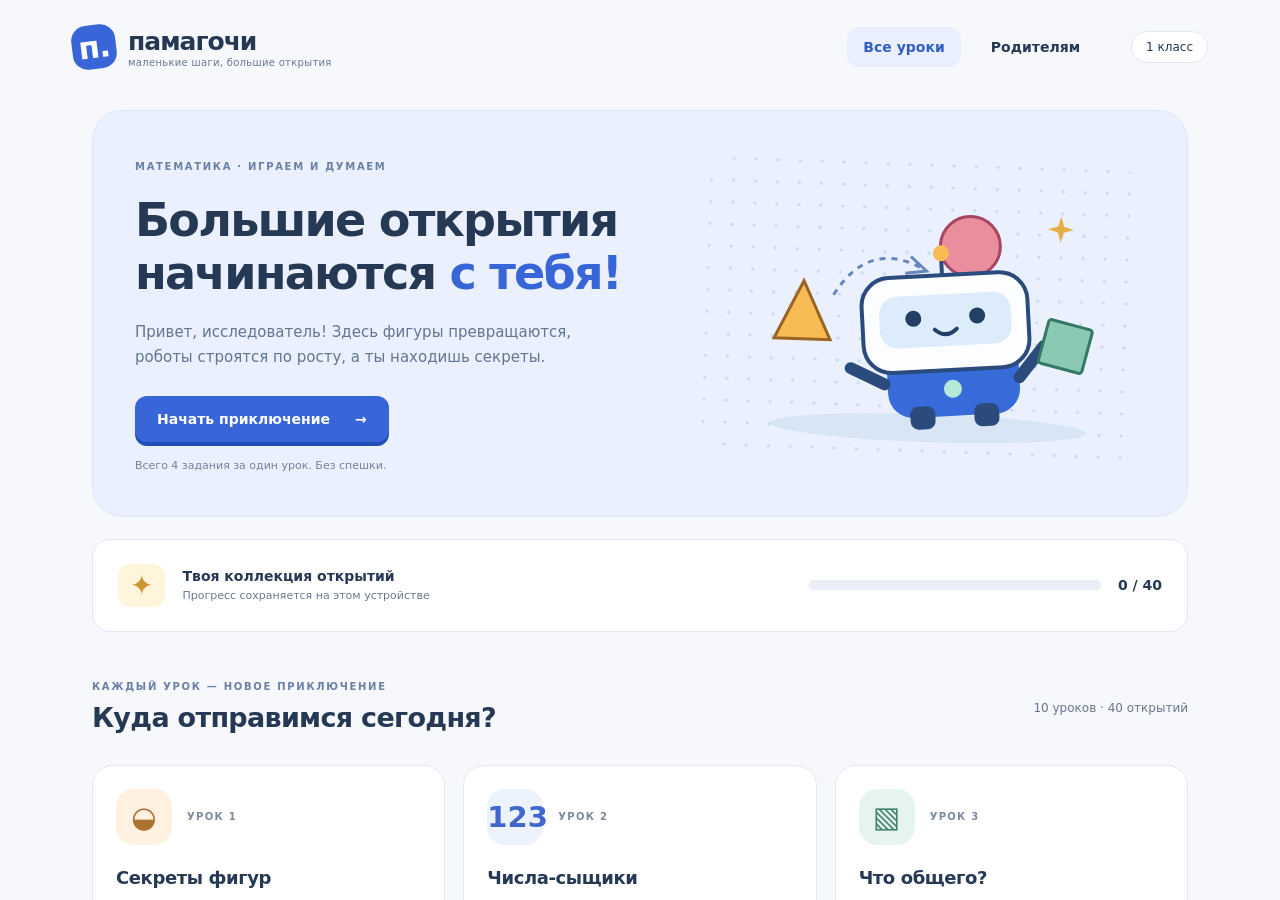
<file: index.html>
<!doctype html><html lang="ru"><head><meta charset="utf-8"><meta name="viewport" content="width=device-width,initial-scale=1"><meta http-equiv="refresh" content="0;url=pamagochi_school_site/index.html"><title>Памагочи · Математика</title></head><body><a href="pamagochi_school_site/index.html">Открыть Памагочи</a></body></html>
</file>
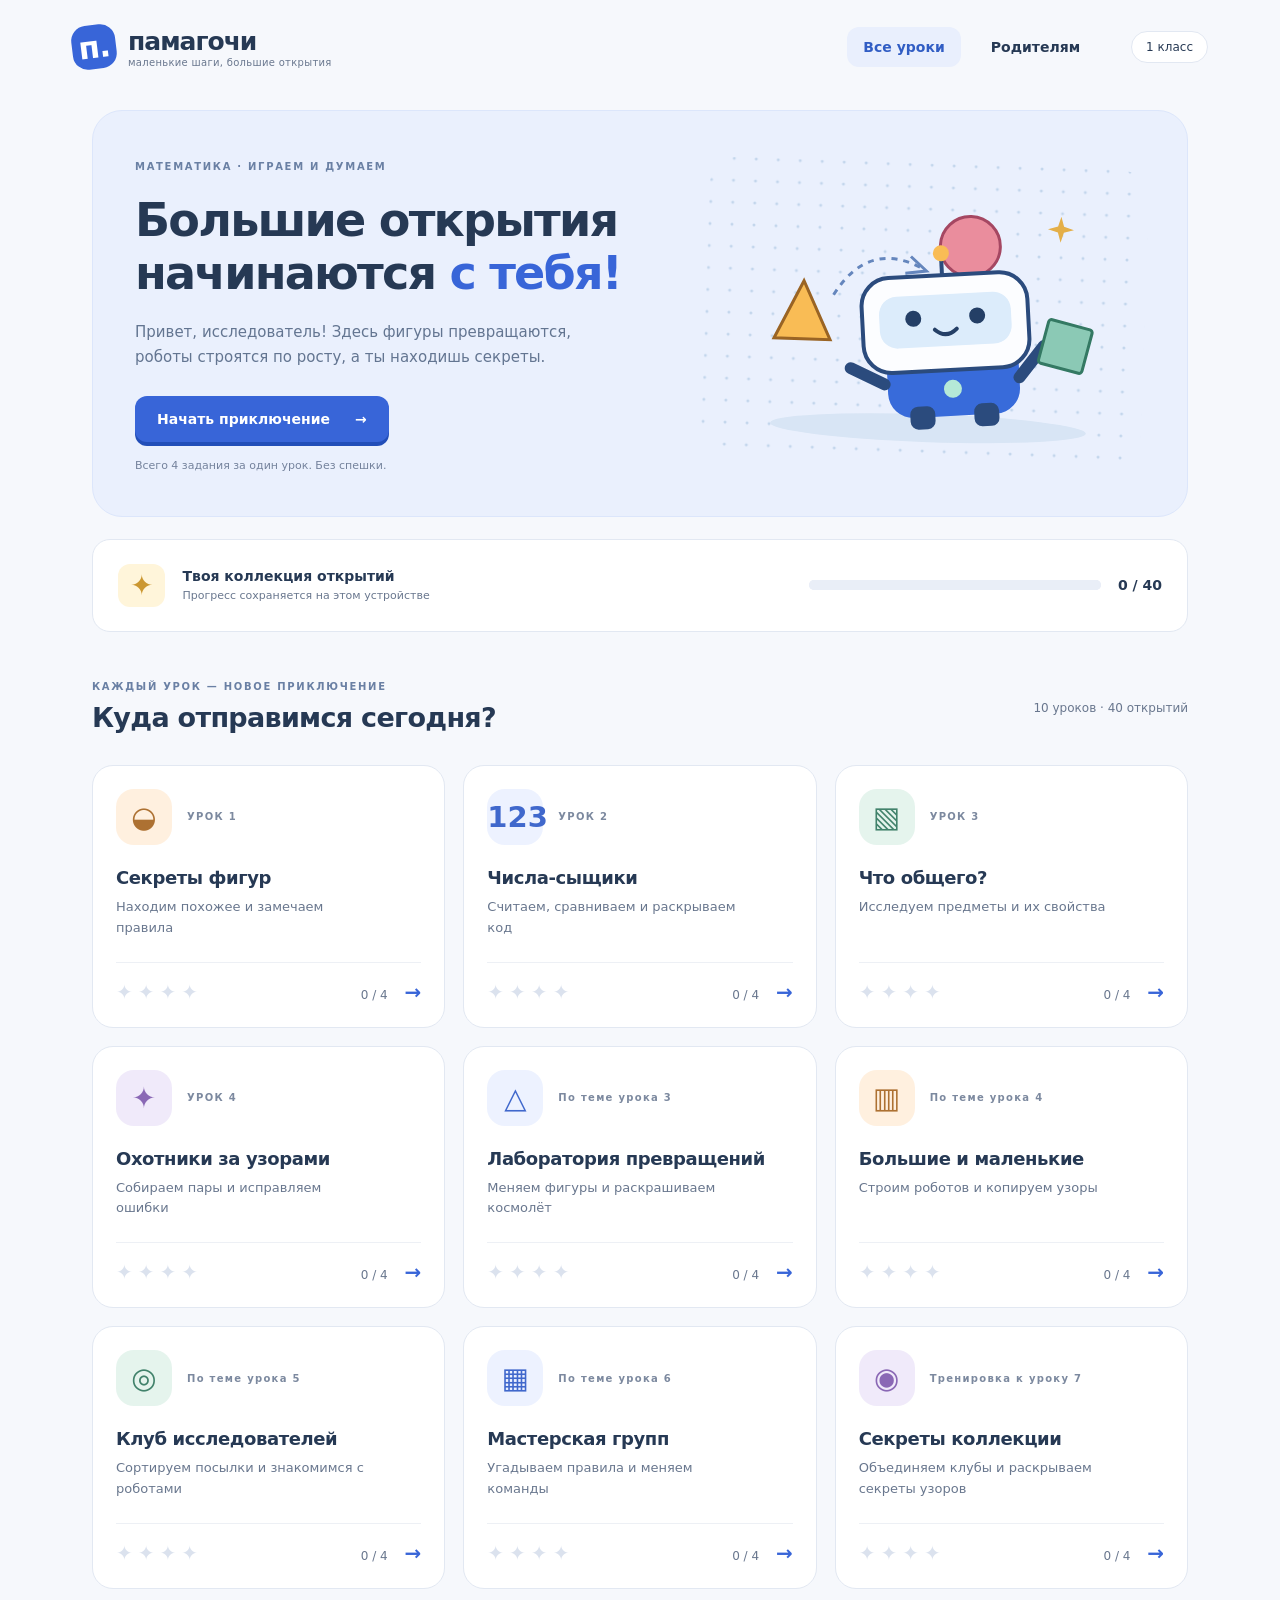
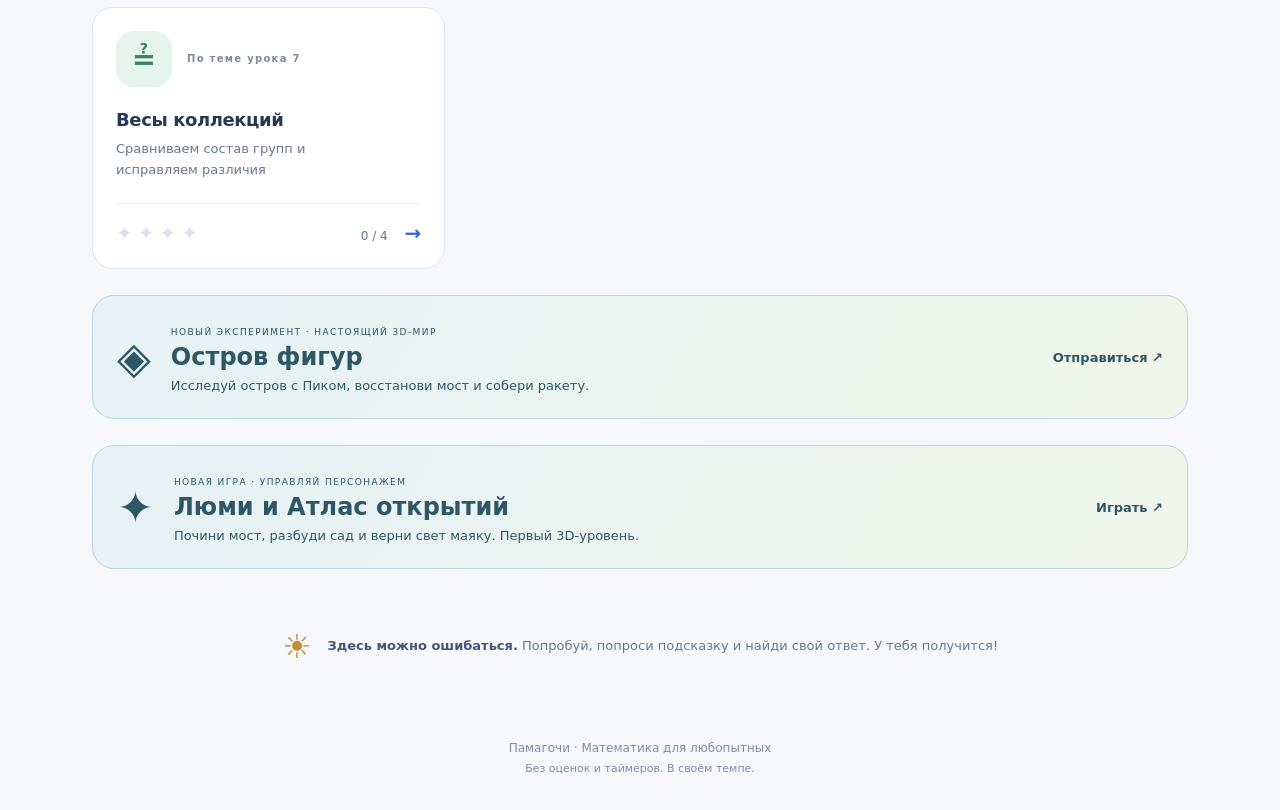
<file: pamagochi_school_site/index.html>
<!doctype html>
<html lang="ru"><head><meta charset="utf-8"><meta name="viewport" content="width=device-width,initial-scale=1"><meta name="theme-color" content="#f6f8fc"><title>Памагочи · Математика с открытиями</title><link rel="stylesheet" href="assets/app.css"><script src="assets/lessons.js" defer></script><script src="assets/lessons/foundations.js" defer></script><script src="assets/lessons/laboratory.js" defer></script><script src="assets/lessons/collections.js" defer></script><script src="assets/app.js" defer></script></head>
<body>
<a class="skip" href="#main">К занятиям</a>
<header class="site-header"><a class="brand" href="#home"><span class="brand-symbol">п.</span><span>памагочи<small>маленькие шаги, большие открытия</small></span></a><nav aria-label="Главная навигация"><a href="#home" id="home-link">Все уроки</a><button id="parent-open">Родителям</button></nav><span class="grade">1 класс</span></header>
<main id="main" tabindex="-1">
<section id="home">
<div class="hero"><div><span class="eyebrow">МАТЕМАТИКА · ИГРАЕМ И ДУМАЕМ</span><h1>Большие открытия<br>начинаются <em>с тебя!</em></h1><p>Привет, исследователь! Здесь фигуры превращаются,<br class="desktop"> роботы строятся по росту, а ты находишь секреты.</p><a class="primary" id="continue" href="#lesson/shapes">Начать приключение <span>→</span></a><span class="pace">Всего 4 задания за один урок. Без спешки.</span></div><img src="assets/mascot.svg" alt="Дружелюбный робот исследует фигуры" width="440" height="300"></div>
<section class="progress-panel" aria-label="Общий прогресс"><span class="star">✦</span><div><strong id="total-label">Твоя коллекция открытий</strong><small id="storage-note">Прогресс сохраняется на этом устройстве</small></div><progress id="total-progress" value="0" max="40" aria-label="Решено заданий"></progress><b id="total-count">0 / 40</b></section>
<div class="section-heading"><div><span class="eyebrow">КАЖДЫЙ УРОК — НОВОЕ ПРИКЛЮЧЕНИЕ</span><h2>Куда отправимся сегодня?</h2></div><span id="catalog-count"></span></div>
<div id="lesson-grid" class="lesson-grid"></div>
<a href="island.html" class="island-invitation"><span class="island-invitation-icon">◈</span><span><small>НОВЫЙ ЭКСПЕРИМЕНТ · НАСТОЯЩИЙ 3D-МИР</small><strong>Остров фигур</strong><span>Исследуй остров с Пиком, восстанови мост и собери ракету.</span></span><b>Отправиться ↗</b></a>
<a href="atlas.html" class="island-invitation"><span class="island-invitation-icon">✦</span><span><small>НОВАЯ ИГРА · УПРАВЛЯЙ ПЕРСОНАЖЕМ</small><strong>Люми и Атлас открытий</strong><span>Почини мост, разбуди сад и верни свет маяку. Первый 3D-уровень.</span></span><b>Играть ↗</b></a>
<div class="gentle-note"><span>☀</span><p><strong>Здесь можно ошибаться.</strong> Попробуй, попроси подсказку и найди свой ответ. У тебя получится!</p></div>
</section>
<section id="study" hidden>
<div class="breadcrumbs"><a href="#home">← Все уроки</a><span id="lesson-position"></span><button class="text-button" id="reset-open">Начать урок заново</button></div>
<div class="study-heading"><span id="lesson-icon" class="lesson-icon"></span><div><span class="eyebrow" id="lesson-skill"></span><h1 id="lesson-name" tabindex="-1"></h1><p id="lesson-description"></p></div><span id="lesson-score"></span></div>
<nav id="task-nav" aria-label="Задания урока"></nav>
<div id="foundations" class="engine" hidden></div><div id="laboratory" class="engine" hidden></div><div id="collections" class="engine" hidden></div>
<section class="lesson-complete" id="lesson-complete" hidden aria-live="polite"><span>✦ ✦ ✦ ✦</span><h2>Урок пройден. Вот это открытие!</h2><p>Можно отдохнуть или отправиться в следующее приключение.</p></section>
<nav class="lesson-navigation" aria-label="Переход между уроками"><a id="previous" class="secondary"></a><a href="#home">К карте уроков</a><a id="next-lesson" class="primary"></a></nav>
</section>
</main>
<footer>Памагочи · Математика для любопытных<br><span>Без оценок и таймеров. В своём темпе.</span></footer>
<dialog id="parent-dialog"><h2>Маленький урок — большой шаг</h2><p>В каждом уроке 4 задания. Можно выбирать любой урок, возвращаться к ответам и пользоваться подсказками. За каждое решённое задание ребёнок получает одно открытие.</p><p>Ответы и прогресс хранятся только в этом браузере. Они не передаются на сервер и не синхронизируются между устройствами.</p><p>Новые уроки создаём по темам ваших фотографий: оригинальные примеры, понятные действия и проверка каждого шага. Фотографии передавайте в чат, не на сайт.</p><button class="primary" id="parent-close">Всё понятно</button></dialog>
<dialog id="reset-dialog"><h2>Попробовать этот урок с начала?</h2><p>Ответы и открытия только этого урока будут сброшены. Другие уроки останутся как есть.</p><div class="dialog-actions"><button class="secondary" id="reset-cancel">Не сбрасывать</button><button class="primary" id="reset-confirm">Начать заново</button></div></dialog>
<noscript>Чтобы решать интерактивные задания, включите JavaScript в браузере.</noscript>
</body></html>
</file>
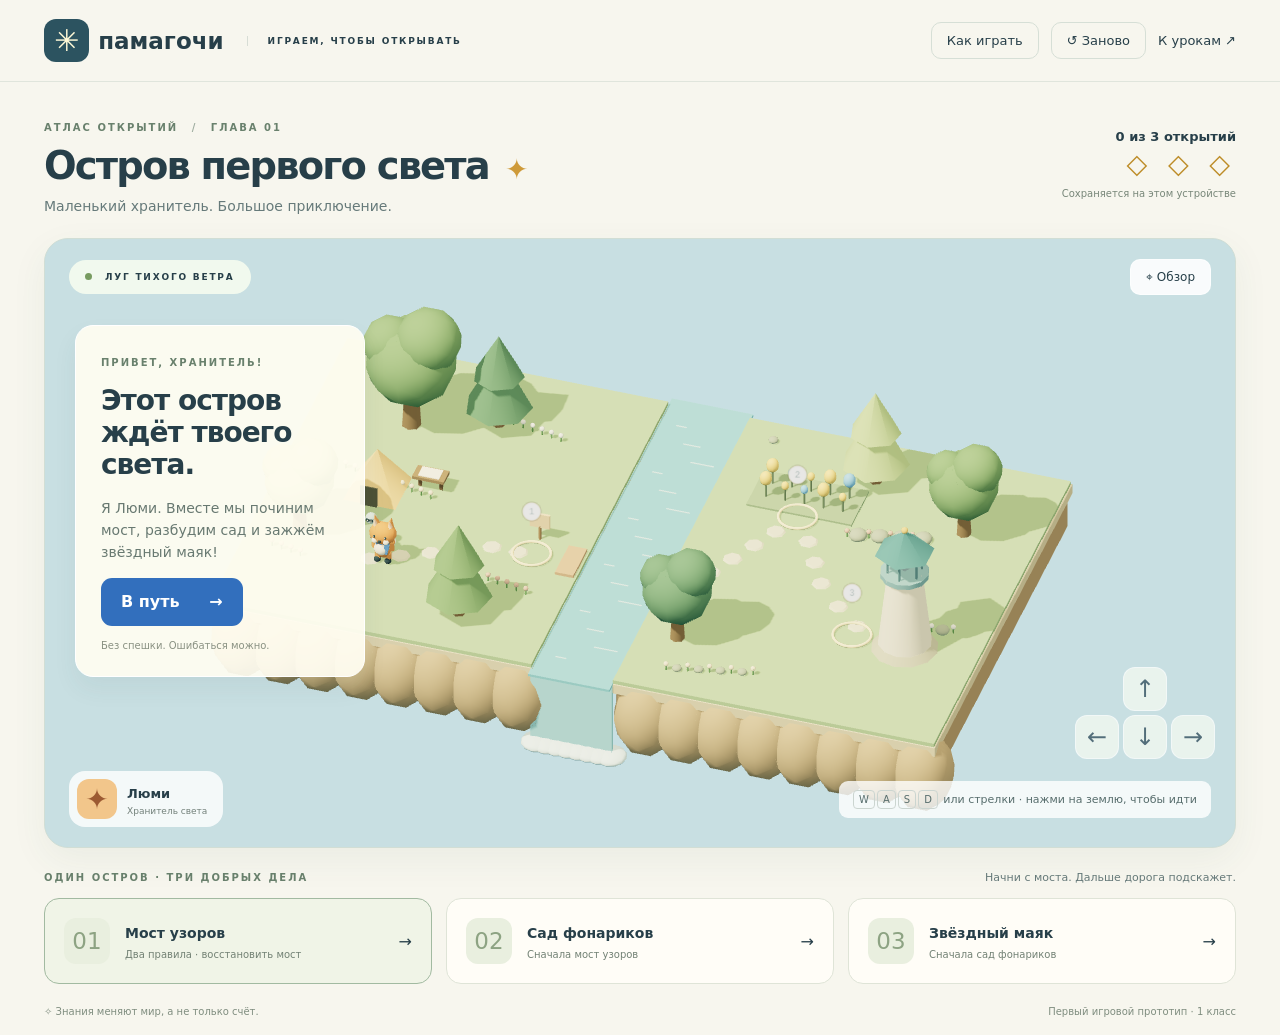
<file: pamagochi_school_site/atlas.html>
<!doctype html>
<html lang="ru"><head><meta charset="utf-8"><meta name="viewport" content="width=device-width,initial-scale=1"><meta name="theme-color" content="#f5f3e9"><title>Люми и Атлас открытий · Памагочи</title><link rel="icon" href="assets/mascot.svg"><link rel="stylesheet" href="assets/atlas/game.css"><script type="importmap">{"imports":{"three":"./assets/island/vendor/three.module.js"}}</script><script type="module" src="assets/atlas/game.js"></script></head>
<body>
<header><a class="brand" href="index.html"><span class="brand-icon">✳</span> памагочи <small>ИГРАЕМ, ЧТОБЫ ОТКРЫВАТЬ</small></a><div class="header-actions"><button id="help">Как играть</button><button id="reset" aria-label="Начать уровень заново">↺ <span>Заново</span></button><a href="index.html">К урокам ↗</a></div></header>
<main>
<div class="title-row"><div><p class="eyebrow">АТЛАС ОТКРЫТИЙ <span> / </span> ГЛАВА 01</p><h1>Остров первого света<span>✦</span></h1><p>Маленький хранитель. Большое приключение.</p></div><div class="progress"><span id="progress-text">0 из 3 открытий</span><div id="stars" aria-hidden="true">◇ ◇ ◇</div><small id="save-note">Сохраняется на этом устройстве</small></div></div>
<section class="game-shell" aria-label="Игровой мир">
<div id="world" tabindex="0" aria-label="3D-мир. Управление стрелками или WASD. E — взаимодействовать. Также можно нажать на землю."></div>
<div class="world-top"><span class="chapter"><i></i> ЛУГ ТИХОГО ВЕТРА</span><button id="camera" aria-label="Переключить обзор и камеру за героем">⌖ Обзор</button></div>
<div id="welcome" class="welcome"><span class="eyebrow">ПРИВЕТ, ХРАНИТЕЛЬ!</span><h2>Этот остров<br>ждёт твоего света.</h2><p>Я Люми. Вместе мы починим мост, разбудим сад и зажжём звёздный маяк!</p><button class="primary" id="start" disabled>В путь <span>→</span></button><small>Без спешки. Ошибаться можно.</small></div>
<div id="loading" role="status">Проявляем остров…</div>
<div id="objective" class="objective" hidden><span class="objective-icon">✧</span><div><small>ТВОЯ МИССИЯ</small><b id="objective-text">Найди мост узоров</b></div></div>
<div id="nearby" class="nearby" hidden><button id="interact" class="primary">Исследовать <kbd>E</kbd></button></div>
<div class="world-bottom"><span class="player-name"><span class="avatar">✦</span><span><b>Люми</b><small>Хранитель света</small></span></span><span class="desktop-hint"><kbd>W</kbd><kbd>A</kbd><kbd>S</kbd><kbd>D</kbd> или стрелки · нажми на землю, чтобы идти</span></div>
<div class="dpad" aria-label="Управление персонажем"><button data-dir="up" aria-label="Идти вперёд">↑</button><button data-dir="left" aria-label="Идти влево">←</button><button data-dir="down" aria-label="Идти назад">↓</button><button data-dir="right" aria-label="Идти вправо">→</button></div>
</section>
<div class="journey-heading"><span class="eyebrow">ОДИН ОСТРОВ · ТРИ ДОБРЫХ ДЕЛА</span><span id="travel-status" role="status">Начни с моста. Дальше дорога подскажет.</span></div>
<nav class="missions" aria-label="Миссии острова"></nav>
<footer><span>✧ Знания меняют мир, а не только счёт.</span><span>Первый игровой прототип · 1 класс</span></footer>
</main>
<dialog id="puzzle" aria-labelledby="puzzle-title"><div class="dialog-head"><span id="puzzle-label" class="eyebrow"></span><button id="puzzle-close" aria-label="Вернуться в мир">✕</button></div><div class="guide"><span>✳</span><p>Пик · твой помощник<br><b>Попробуем разобраться вместе?</b></p></div><h2 id="puzzle-title"></h2><p id="puzzle-description"></p><div id="answer-ui"></div><div class="puzzle-actions"><button id="check" class="primary">Проверить →</button><button id="hint-button" class="secondary" aria-expanded="false" aria-controls="hint">Подсказка</button></div><p id="hint" class="hint" hidden></p><p id="feedback" role="status" aria-live="polite"></p><button id="return-world" class="primary" hidden>Посмотреть, что изменилось →</button></dialog>
<dialog id="help-dialog"><span class="eyebrow">ЛЮМИ И АТЛАС ОТКРЫТИЙ</span><h2>Ты управляешь хранителем!</h2><p>Иди стрелками, WASD или экранными кнопками. Можно нажать на землю — Люми сам найдёт дорогу.</p><p>Кнопка миссии тоже прокладывает путь. Подойди к светящемуся кругу и нажми «Исследовать» или E.</p><p>Решай без спешки. Подсказки бесплатные, за ошибки ничего не теряется. Нажми «Обзор», чтобы увидеть весь остров.</p><button class="primary" data-close="help-dialog">Всё понятно</button></dialog>
<dialog id="reset-dialog"><h2>Начать этот остров заново?</h2><p>Сбросятся только миссии Атласа. Учебник и прежний 3D-остров не изменятся.</p><button class="secondary" data-close="reset-dialog">Продолжить игру</button><button class="primary" id="reset-confirm">Начать заново</button></dialog>
<dialog id="victory"><span class="eyebrow">ГЛАВА 01 ЗАВЕРШЕНА</span><div class="victory-icon">✦</div><h2>Первый свет — твой!</h2><p>Ты восстановил мост, оживил сад и зажёг маяк. На карте снова появился целый остров!</p><p>Выбери цвет шарфа Люми на память об экспедиции.</p><div class="scarf-choices"><button data-scarf="blue">Синий</button><button data-scarf="purple">Сиреневый</button><button data-scarf="green">Зелёный</button></div><button class="primary" data-close="victory">Ещё погулять</button><p class="muted">Другие острова пока в замысле. Сейчас хороший момент отдохнуть.</p></dialog>
<noscript>Для игры включите JavaScript. <a href="index.html">Вернуться к урокам</a></noscript>
</body></html>
</file>
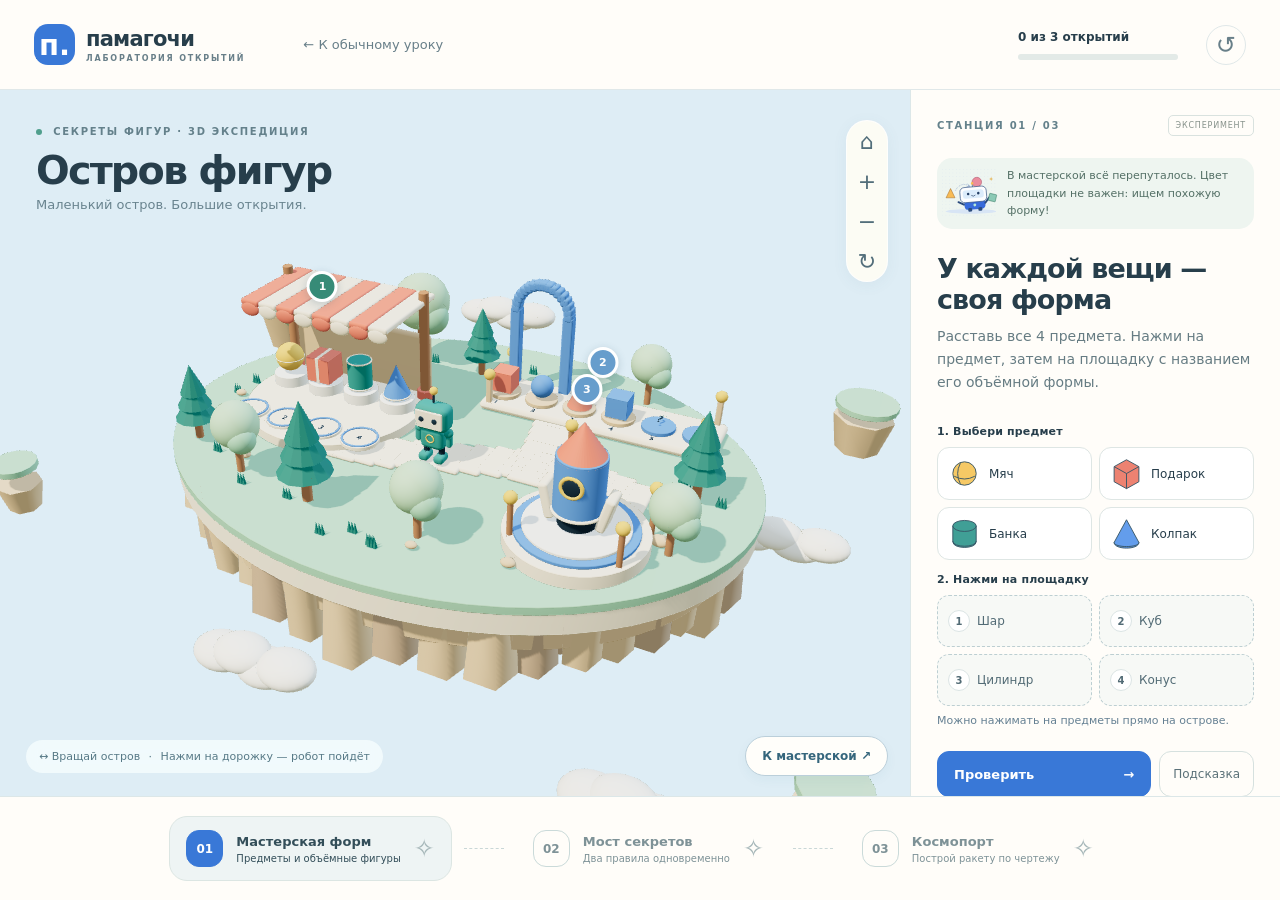
<file: pamagochi_school_site/island.html>
<!doctype html>
<html lang="ru">
<head>
<meta charset="utf-8"><meta name="viewport" content="width=device-width,initial-scale=1">
<meta name="theme-color" content="#edf5f7"><title>Остров фигур · 3D-урок Памагочи</title>
<link rel="icon" href="assets/mascot.svg" type="image/svg+xml">
<link rel="stylesheet" href="assets/island/island.css">
<script type="importmap">{"imports":{"three":"./assets/island/vendor/three.module.js"}}</script>
<script src="assets/island/lesson.js" type="module"></script>
</head>
<body>
<header class="topbar">
<a class="brand" href="index.html#home" aria-label="Памагочи — все уроки"><span class="brand-mark">п.</span><b>памагочи<span>ЛАБОРАТОРИЯ ОТКРЫТИЙ</span></b></a>
<a href="index.html#lesson/shapes" class="back">← К обычному уроку</a>
<div class="progress-wrap"><span id="star-count">0 из 3 открытий</span><progress id="progress" max="3" value="0" aria-label="Прогресс 3D-урока"></progress></div>
<button id="reset" class="icon-button" aria-label="Начать 3D-урок заново" title="Начать заново">↺</button>
</header>
<main class="adventure">
<section class="world" aria-label="Интерактивный трёхмерный остров">
<div id="viewport" tabindex="0" aria-label="3D-остров. Вращай мышью или пальцем. Нажми на дорожку, чтобы переместить робота. Все действия также доступны кнопками справа."></div>
<div class="world-heading"><span class="eyebrow"><i></i> СЕКРЕТЫ ФИГУР · 3D ЭКСПЕДИЦИЯ</span><h1>Остров фигур</h1><p>Маленький остров. Большие открытия.</p></div>
<div class="camera-tools" aria-label="Управление камерой"><button id="overview" title="Показать весь остров" aria-label="Весь остров">⌂</button><button id="zoom-in" title="Приблизить" aria-label="Приблизить">+</button><button id="zoom-out" title="Отдалить" aria-label="Отдалить">−</button><button id="orbit" title="Повернуть камеру" aria-label="Повернуть камеру">↻</button></div>
<div id="markers" aria-label="Станции на острове"></div>
<div class="loading" id="loading" role="status"><span class="loader-orbit">◌</span><strong>Остров появляется из облаков…</strong><span>Загружаем настоящую 3D-модель</span></div>
<div class="world-bottom"><span class="movement-note">↔ Вращай остров <span>·</span> Нажми на дорожку — робот пойдёт</span><button id="tour" class="tour-button">К мастерской ↗</button></div>
</section>
<aside class="quest" aria-label="Задание станции">
<div class="quest-top"><span class="eyebrow" id="quest-number">СТАНЦИЯ 01 / 03</span><span class="experiment">ЭКСПЕРИМЕНТ</span></div>
<div class="guide"><img src="assets/mascot.svg" alt="" width="55" height="55"><p id="guide-text">Привет! Я Пик. Помоги мне собрать ракету и отправиться к новым открытиям.</p></div>
<h2 id="quest-title"></h2><p id="quest-description" class="description"></p>
<fieldset id="interactions" disabled><legend class="sr-only">Ответ на задание</legend><div id="answer-ui"></div><div class="actions"><button id="check" class="primary">Проверить <span>→</span></button><button id="hint-toggle" class="secondary" aria-expanded="false" aria-controls="hint">Подсказка</button></div></fieldset>
<p id="hint" class="hint" hidden></p><div id="feedback" role="status" aria-live="polite" class="feedback"></div>
<button id="next" class="next-button" hidden>Следующая станция →</button>
<div class="quest-foot"><span>✧ Без оценок и таймера</span><small id="save-note">Сохраняем открытия на этом устройстве</small></div>
</aside>
</main>
<nav class="stations" aria-label="Путешествие по острову">
<button data-station="0" class="station active"><span class="station-icon">01</span><span><b>Мастерская форм</b><small>Предметы и объёмные фигуры</small></span><span class="station-star">✧</span></button>
<span class="route-line"></span>
<button data-station="1" class="station"><span class="station-icon">02</span><span><b>Мост секретов</b><small>Два правила одновременно</small></span><span class="station-star">✧</span></button>
<span class="route-line"></span>
<button data-station="2" class="station"><span class="station-icon">03</span><span><b>Космопорт</b><small>Построй ракету по чертежу</small></span><span class="station-star">✧</span></button>
</nav>
<dialog id="reset-dialog"><h2>Начать экспедицию заново?</h2><p>Сбросится только этот 3D-урок. Открытия в обычных уроках останутся.</p><div class="actions"><button id="reset-cancel" class="secondary">Продолжить игру</button><button id="reset-confirm" class="primary">Начать заново</button></div></dialog>
<dialog id="complete-dialog"><div class="victory-stars">✦ ✦ ✦</div><span class="eyebrow">ЭКСПЕДИЦИЯ ЗАВЕРШЕНА</span><h2>Ты открыл секреты фигур!</h2><p>Нашёл форму предметов, продолжил двойной узор и собрал ракету. Можно отправляться к звёздам!</p><button id="launch" class="primary">Запустить ракету ↑</button><button id="keep-exploring" class="secondary">Ещё погулять</button></dialog>
<noscript><p>Для 3D-урока нужен JavaScript. <a href="index.html">Вернуться к учебнику</a>.</p></noscript>
</body></html>
</file>
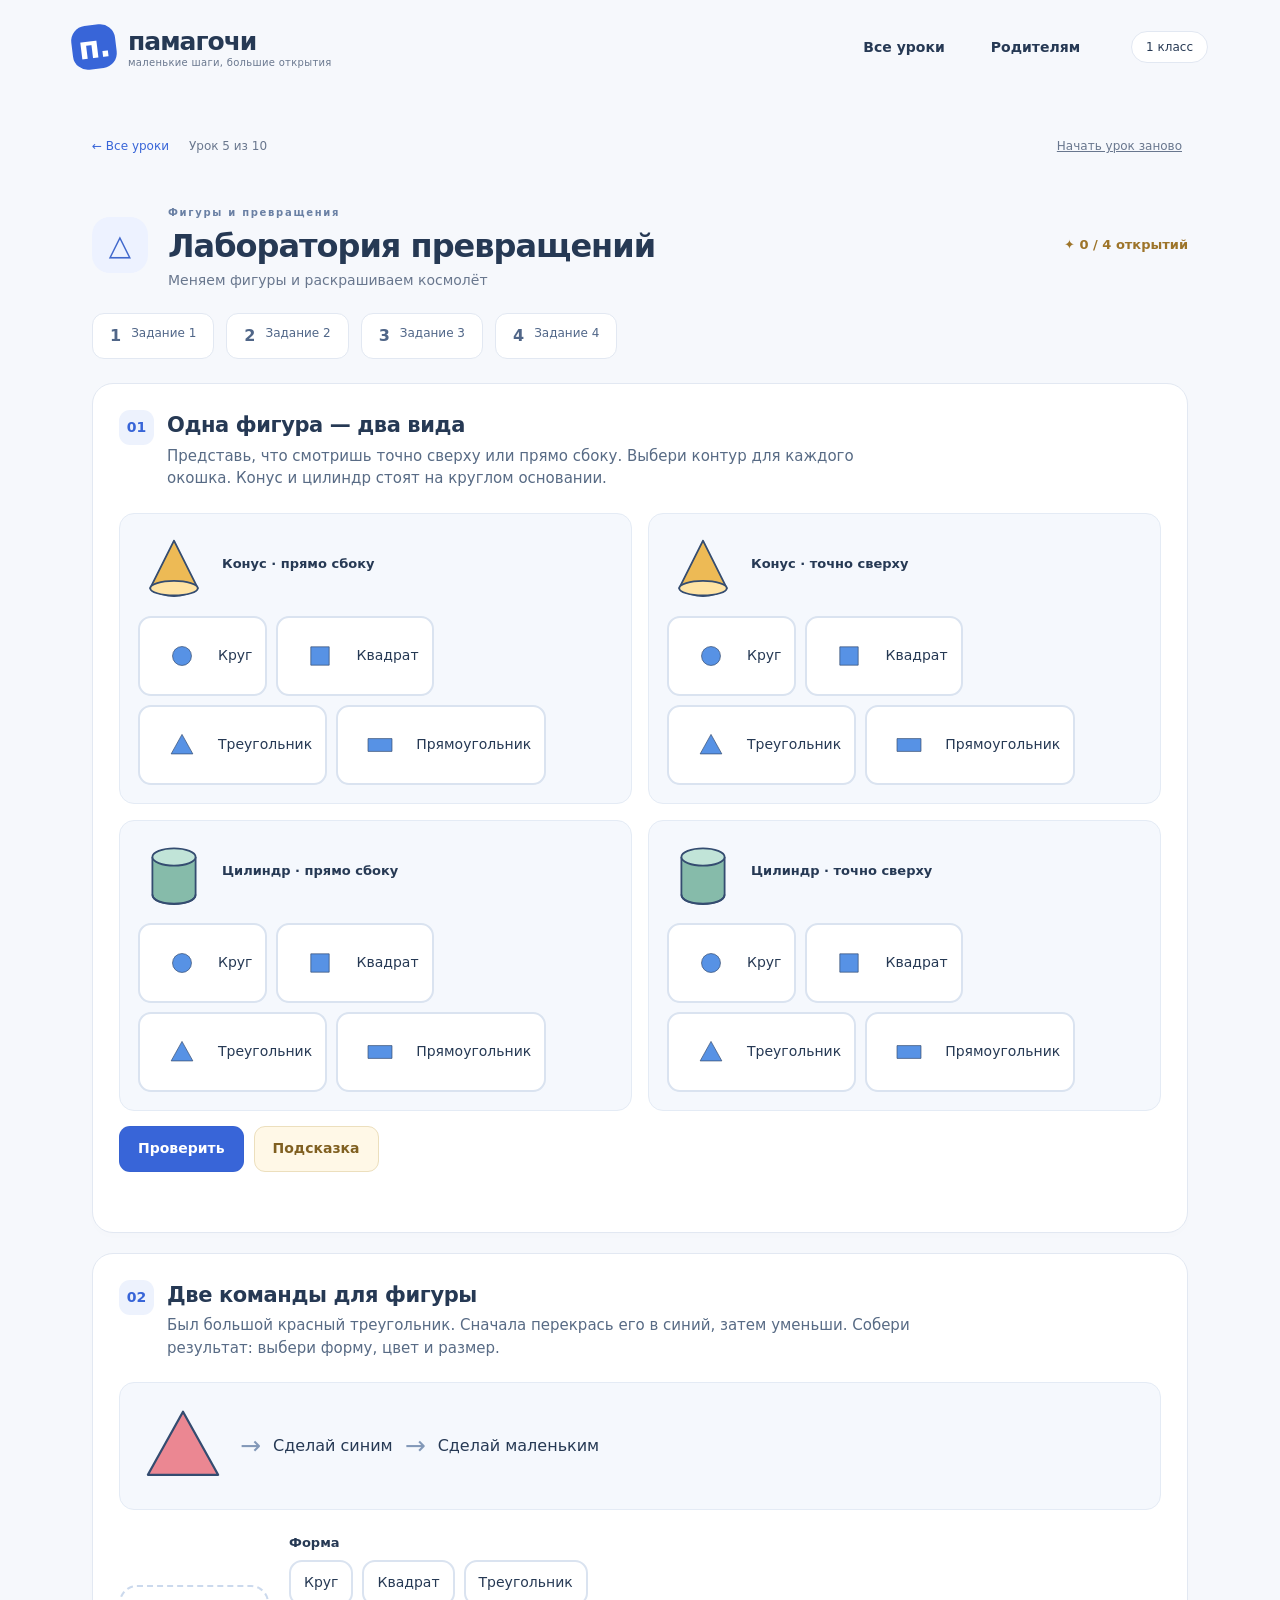
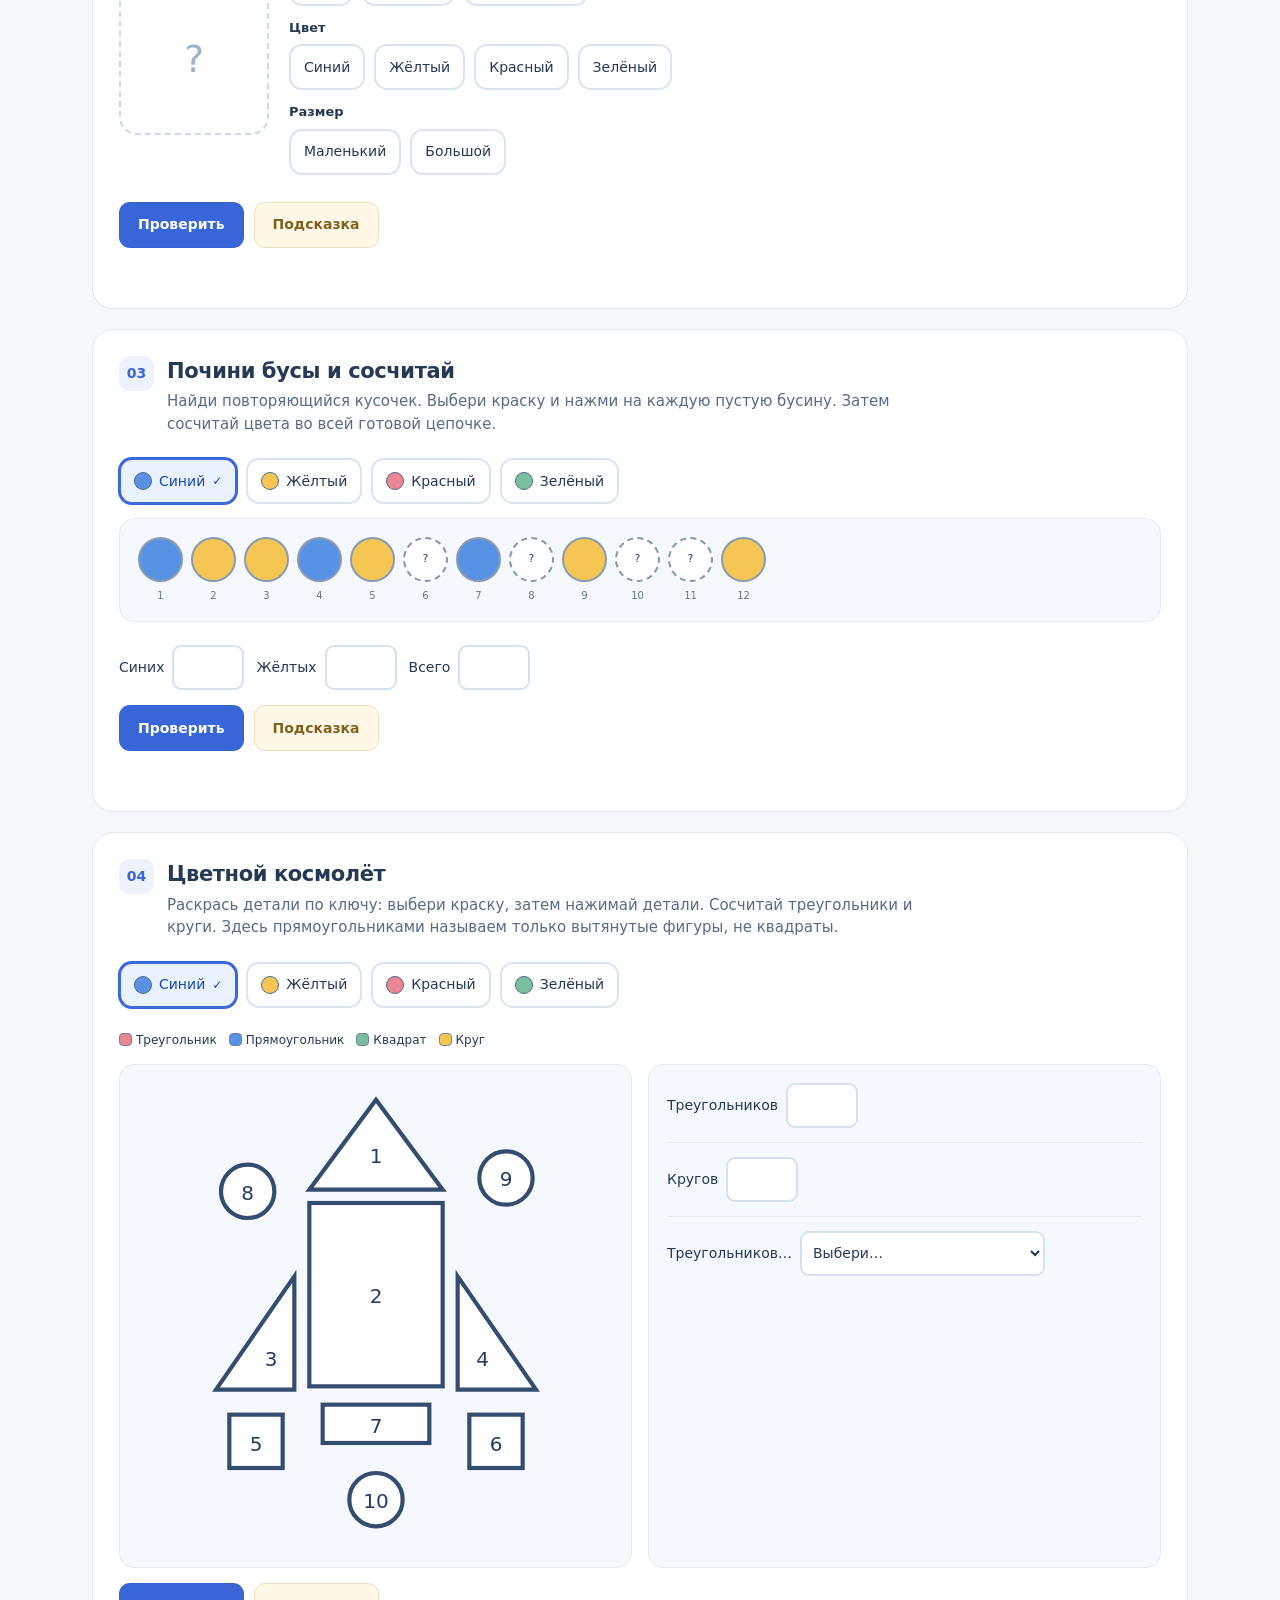
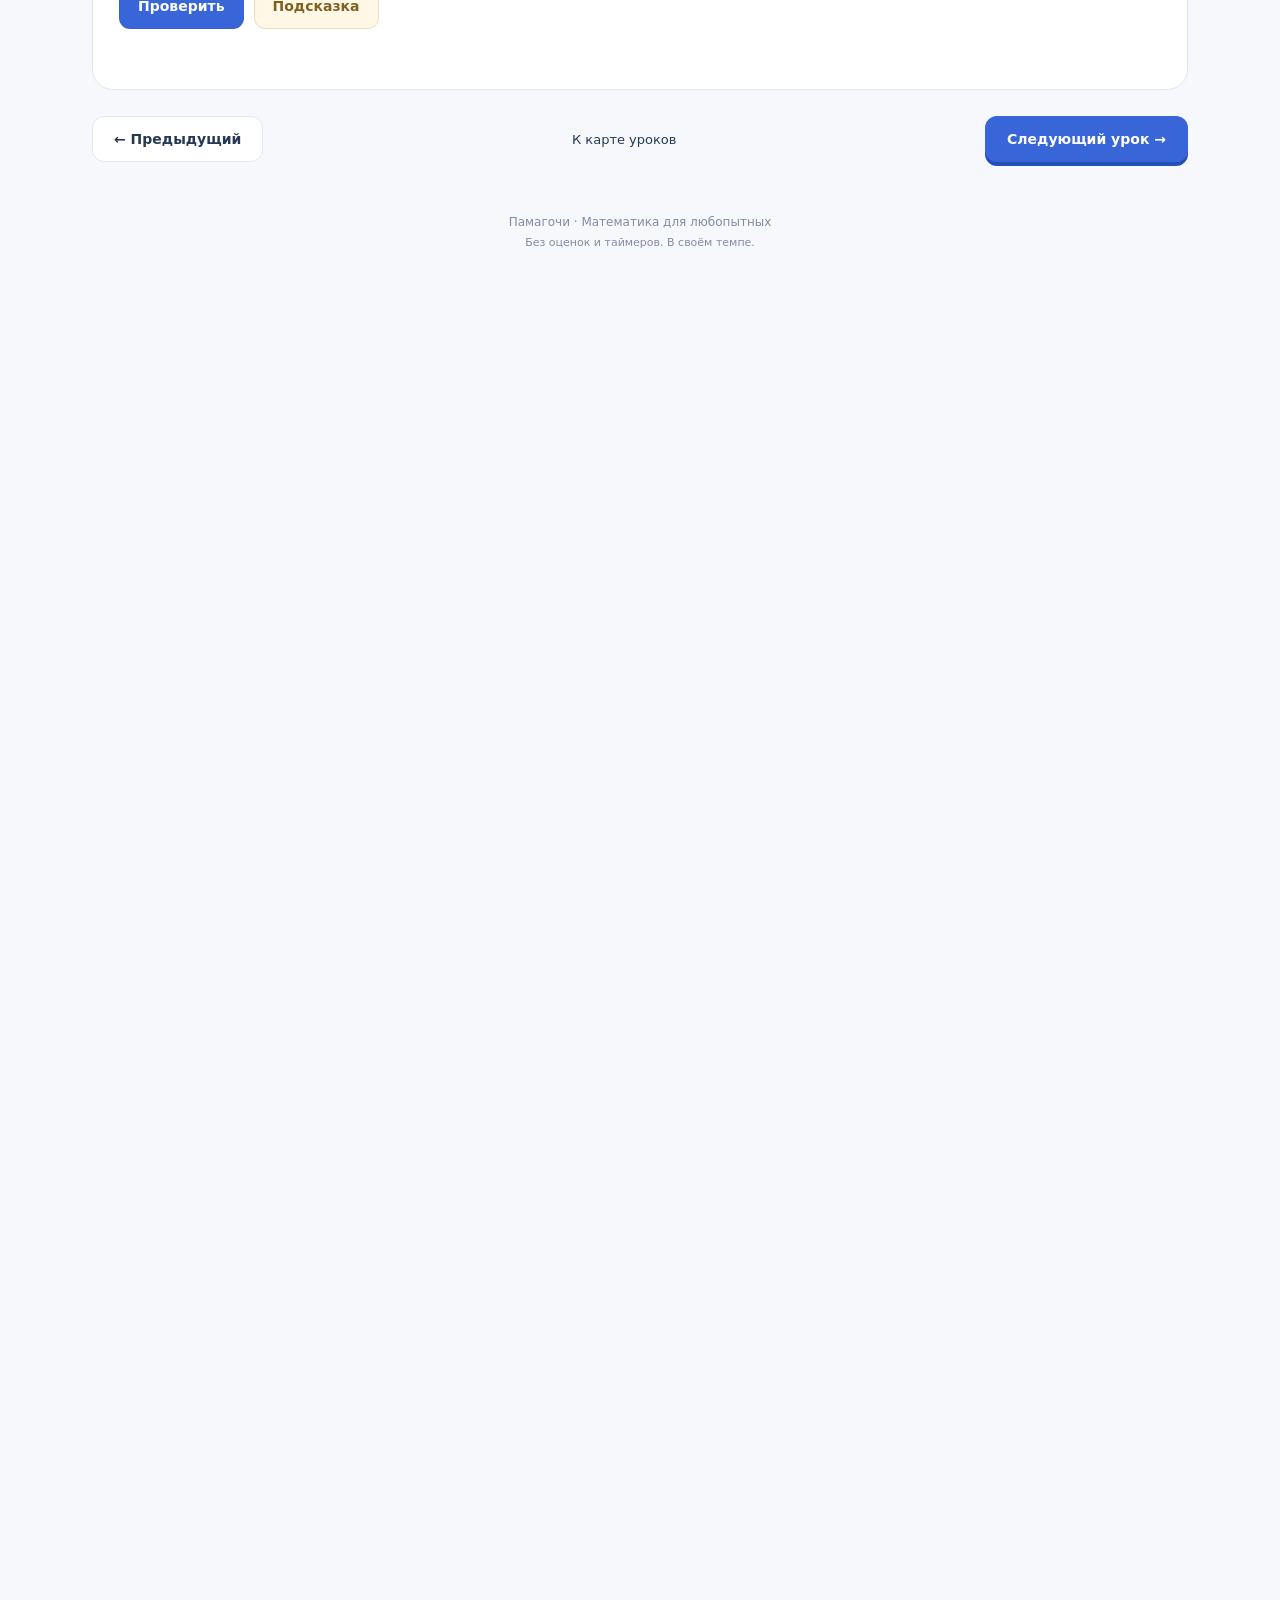
<file: pamagochi_school_site/lab.html>
<!doctype html><html lang="ru"><head><meta charset="utf-8"><meta name="viewport" content="width=device-width,initial-scale=1"><meta http-equiv="refresh" content="0;url=index.html#lesson/transformations"><title>Памагочи · Лаборатория</title></head><body><a href="index.html#lesson/transformations">Открыть лабораторию в Памагочи</a></body></html>
</file>
<file: pamagochi_school_site/assets/app.css>
:root{--ink:#263954;--muted:#69778e;--blue:#3865d8;--line:#e2e8f2;--paper:#fff;--wash:#f6f8fc;font-family:ui-rounded,'SF Pro Rounded',system-ui,-apple-system,'Segoe UI',sans-serif;color:var(--ink);background:var(--wash);font-synthesis:none}*{box-sizing:border-box}body{margin:0}button,input,select{font:inherit;color:inherit}button,a{touch-action:manipulation}button{cursor:pointer}a{color:inherit;text-decoration:none}button:focus-visible,a:focus-visible,[tabindex]:focus-visible{outline:3px solid #be8116;outline-offset:5px}[hidden]{display:none!important}.skip{position:fixed;top:-90px;left:20px;background:white;padding:15px;z-index:9}.skip:focus{top:10px}.site-header{max-width:1192px;padding:25px 28px;margin:auto;display:flex;align-items:center;gap:35px}.brand{display:flex;align-items:center;gap:12px;font-size:25px;font-weight:850;letter-spacing:-1px}.brand-symbol{width:44px;height:44px;background:var(--blue);color:white;display:grid;place-items:center;border-radius:15px;transform:rotate(-7deg);font-size:31px}.brand small{display:block;font-size:10px;letter-spacing:.3px;font-weight:500;color:var(--muted);margin-top:1px}.site-header nav{display:flex;gap:14px;margin-left:auto;align-items:center;font-size:14px;font-weight:650}.site-header nav a,.site-header nav button{padding:12px 16px;border:0;border-radius:12px;background:none}.site-header nav a[aria-current=page]{background:#e9effd;color:#315dc4}.grade{border:1px solid var(--line);border-radius:30px;padding:8px 14px;font-size:12px;background:white}main{max-width:1136px;margin:16px auto;padding:0 20px}.hero{position:relative;display:grid;grid-template-columns:1.25fr 1fr;align-items:center;background:#eaf0fd;border:1px solid #dce6fb;border-radius:30px;padding:44px 42px;gap:20px;overflow:hidden}.eyebrow{font-size:10px;letter-spacing:1.7px;font-weight:800;color:#6a80a4}.hero h1{font-size:clamp(32px,3.6vw,48px);letter-spacing:-1.8px;line-height:1.15;margin:20px 0}.hero em{font-style:normal;color:var(--blue)}.hero p{color:#637591;font-size:15px;line-height:1.7;margin-bottom:25px}.hero img{width:100%;height:auto;transform:rotate(2deg)}.primary,.secondary{display:inline-flex;justify-content:center;align-items:center;gap:25px;min-height:46px;padding:13px 21px;border-radius:12px;font-weight:750;font-size:14px;border:1px solid transparent}.primary{background:var(--blue);color:white;box-shadow:0 4px 0 #224eb8}.primary:hover{background:#2c56c4}.secondary{background:white;border-color:var(--line)}.pace{display:block;font-size:11px;color:#74829c;margin-top:17px}.progress-panel{display:flex;align-items:center;gap:17px;padding:24px 25px;border:1px solid var(--line);background:white;border-radius:18px;margin:22px 0 43px}.star{color:#cb9731;background:#fff5da;border-radius:12px;padding:5px 12px;font-size:28px}.progress-panel strong{font-size:14px;display:block}.progress-panel small{font-size:11px;color:var(--muted);display:block;margin-top:5px}.progress-panel progress{margin-left:auto;width:28%;height:10px;accent-color:var(--blue);border:0;border-radius:10px;background:#e9eef7}progress::-webkit-progress-bar{background:#e9eef7;border-radius:10px}progress::-webkit-progress-value{background:var(--blue);border-radius:10px}.progress-panel b{font-size:14px;white-space:nowrap}.section-heading{display:flex;align-items:center;justify-content:space-between;gap:20px;margin-bottom:24px}.section-heading h2{font-size:27px;letter-spacing:-.7px;margin:8px 0}.section-heading>span{font-size:12px;color:var(--muted)}.lesson-grid{display:grid;grid-template-columns:repeat(3,minmax(0,1fr));gap:18px}.lesson-card{display:flex;flex-direction:column;position:relative;background:white;border:1px solid var(--line);border-radius:21px;padding:23px;transition:transform .18s,box-shadow .18s}.lesson-card:hover{transform:translateY(-4px);box-shadow:0 12px 28px #274b8010;border-color:#afc2e5}.card-top{display:flex;align-items:center;gap:15px}.lesson-icon{display:grid;place-items:center;width:56px;height:56px;border-radius:18px;background:#edf2ff;color:#4068cc;font-size:29px;font-weight:750;flex-shrink:0}.peach .lesson-icon,.lesson-icon.peach{background:#fff0df;color:#ad7132}.mint .lesson-icon,.lesson-icon.mint{background:#e5f4ed;color:#41826b}.purple .lesson-icon,.lesson-icon.purple{background:#f0eafa;color:#8a68b5}.card-number{font-size:10px;font-weight:800;letter-spacing:1.3px;color:#7c899f}.completed-mark{margin-left:auto;color:#2d8861}.lesson-card h3{font-size:18px;letter-spacing:-.4px;margin:22px 0 9px}.lesson-card p{font-size:13px;line-height:1.6;color:var(--muted);margin:0 0 23px;max-width:250px}.card-bottom{display:flex;align-items:center;justify-content:space-between;margin-top:auto;padding-top:17px;border-top:1px solid #edf0f5;font-size:12px;color:var(--muted)}.card-bottom b{margin-left:13px;color:var(--blue);font-size:20px}.mini-stars{display:flex;gap:5px}.mini-stars i{font-style:normal;font-size:20px;color:#dbe2ee}.mini-stars .earned{color:#c78f26}.gentle-note{display:flex;align-items:center;justify-content:center;gap:16px;padding:28px;margin-top:25px;color:var(--muted);font-size:13px}.gentle-note>span{font-size:33px;color:#bd9037}.gentle-note p{line-height:1.7}.gentle-note strong{color:#435879}footer{text-align:center;padding:27px 15px 35px;font-size:12px;color:#7f8da3}footer span{font-size:11px;display:block;margin-top:7px}.breadcrumbs{display:flex;align-items:center;gap:20px;font-size:12px;color:var(--muted);padding:14px 0 23px}.breadcrumbs a{color:var(--blue)}.text-button{background:none;border:0;text-decoration:underline;min-height:44px;color:var(--muted);font-size:12px}.breadcrumbs button{margin-left:auto}.study-heading{display:flex;align-items:center;gap:20px;margin:10px 0 25px}.study-heading h1{font-size:32px;letter-spacing:-1px;margin:7px 0}.study-heading p{font-size:14px;color:var(--muted);margin:0}.study-heading>span:last-child{margin-left:auto;font-size:13px;font-weight:750;color:#9d7429;white-space:nowrap}#task-nav{display:flex;gap:12px;margin:24px 0}#task-nav button{border:1px solid var(--line);background:white;color:#506688;padding:12px 17px;border-radius:12px;min-height:46px;display:flex;gap:10px;font-weight:700}#task-nav span{font-size:12px;font-weight:500}#task-nav .earned{background:#e9f5ef;color:#2a7855;border-color:#b6d7c7}.engine{display:block;min-width:0}.lesson-navigation{display:flex;justify-content:space-between;align-items:center;gap:15px;margin:26px 0;font-size:13px}.lesson-complete{text-align:center;border-radius:20px;padding:30px;background:#e8f4ed;color:#2f6b52}.lesson-complete>span{font-size:32px;color:#bb8a2a}.lesson-complete h2{font-size:24px}.lesson-complete p{font-size:14px}dialog{max-width:510px;width:calc(100% - 32px);border:1px solid var(--line);border-radius:22px;padding:29px;color:var(--ink);box-shadow:0 20px 80px #172d5530}dialog::backdrop{background:#25395566}dialog h2{font-size:24px;margin-top:0}dialog p{font-size:15px;color:var(--muted);line-height:1.7}.dialog-actions{display:flex;gap:12px;flex-wrap:wrap}
@media(max-width:800px){.lesson-grid{grid-template-columns:repeat(2,minmax(0,1fr))}.hero{padding:30px;grid-template-columns:1.2fr 1fr}.hero h1{font-size:35px}.desktop{display:none}.site-header{gap:15px}.brand small{display:none}.study-heading{flex-wrap:wrap}.study-heading>span:last-child{margin-left:76px}.section-heading h2{font-size:24px}}
@media(max-width:540px){main{padding:0 14px;margin:6px auto}.site-header{padding:18px 16px;gap:8px}.brand{font-size:21px;gap:8px}.brand-symbol{width:36px;height:36px;font-size:27px;border-radius:12px}.site-header nav{gap:0;font-size:11px}.site-header nav a,.site-header nav button{padding:12px 8px}.grade{display:none}.hero{display:flex;flex-direction:column-reverse;gap:0;padding:20px 24px 28px;text-align:center;border-radius:24px}.hero img{width:190px;height:130px}.hero h1{font-size:32px;margin:14px 0;letter-spacing:-1.2px}.hero p{font-size:13px;margin-bottom:20px}.eyebrow{font-size:9px;letter-spacing:1.1px}.pace{font-size:10px}.progress-panel{padding:17px;gap:12px;flex-wrap:wrap;margin:16px 0 30px}.progress-panel strong{font-size:12px}.progress-panel small{font-size:10px}.progress-panel .star{font-size:23px;padding:4px 9px}.progress-panel progress{order:3;width:75%;margin:0;flex:1}.progress-panel b{order:4;font-size:12px}.section-heading{display:block;margin-bottom:18px}.section-heading h2{font-size:23px}.section-heading>span{font-size:11px}.lesson-grid{grid-template-columns:1fr;gap:12px}.lesson-card{padding:20px}.lesson-card h3{margin-top:16px;font-size:19px}.lesson-card p{max-width:none;margin-bottom:16px}.gentle-note{padding:13px 8px;font-size:12px}.breadcrumbs{gap:8px;flex-wrap:wrap}.breadcrumbs button{font-size:10px}.breadcrumbs>span{font-size:10px}.study-heading{gap:13px}.study-heading h1{font-size:26px}.study-heading p{font-size:13px}.study-heading .lesson-icon{width:43px;height:43px;border-radius:13px;font-size:25px}.study-heading>div{flex:1;min-width:0}.study-heading>span:last-child{margin-left:56px}#task-nav{gap:7px}#task-nav button{flex:1;padding:11px;justify-content:center}#task-nav span{display:none}.lesson-navigation{flex-wrap:wrap}.lesson-navigation>a[href='#home']{width:100%;text-align:center;order:3;margin:12px}.lesson-navigation .primary,.lesson-navigation .secondary{font-size:11px;padding:12px}.lesson-complete{padding:22px}.lesson-complete h2{font-size:21px}}
@media(prefers-reduced-motion:reduce){*,*::before,*::after{scroll-behavior:auto!important;transition:none!important;animation:none!important}}
.study-heading h1:focus{outline:none}
@media(max-width:540px){.progress-panel progress{flex:1 0 calc(100% - 60px);width:auto}.study-heading>span:last-child{flex-basis:100%;margin-left:56px}}

/* Separate experiment: does not change catalog IDs or existing progress. */
.island-invitation{display:flex;align-items:center;gap:20px;padding:24px;margin-top:26px;border:1px solid #b9d7dc;border-radius:22px;background:linear-gradient(120deg,#e5f1f6,#f0f6e9);color:#2e5665;text-decoration:none}.island-invitation-icon{font-size:44px}.island-invitation strong{display:block;font-size:24px;margin:4px 0}.island-invitation small{font-size:9px;letter-spacing:1.4px}.island-invitation span span{font-size:13px}.island-invitation b{margin-left:auto;white-space:nowrap;font-size:13px}@media(max-width:600px){.island-invitation{padding:19px;gap:12px;flex-wrap:wrap}.island-invitation b{margin-left:0}.island-invitation-icon{display:none}}
</file>
<file: pamagochi_school_site/assets/atlas/game.css>
:root{--ink:#273f49;--muted:#667a7a;--blue:#316dba;--paper:#f7f6ee}
*{box-sizing:border-box}body{margin:0;background:var(--paper);color:var(--ink);font-family:ui-rounded,'Trebuchet MS',system-ui,sans-serif}button,a,input{touch-action:manipulation}button{font:inherit;cursor:pointer}button:disabled{cursor:default;opacity:.55}button:focus-visible,a:focus-visible,input:focus-visible,#world:focus-visible{outline:3px solid #226ac7;outline-offset:4px}[hidden]{display:none!important}a{color:inherit;text-decoration:none}
body>header{height:82px;max-width:1440px;margin:auto;padding:0 44px;display:flex;align-items:center;justify-content:space-between;border-bottom:1px solid #e0e5dc}.brand{display:flex;align-items:center;gap:9px;font-size:23px;font-weight:800}.brand-icon{background:#2c5360;color:#fff9d7;border-radius:12px;padding:4px 10px;font-size:30px}.brand small{font-size:9px;letter-spacing:1.8px;border-left:1px solid #d7ddd5;padding-left:20px;margin-left:14px}.header-actions{display:flex;align-items:center;gap:12px;font-size:13px}.header-actions button,.world-top button{background:transparent;border:1px solid #d6dfd6;padding:10px 15px;border-radius:10px;color:var(--ink)}main{max-width:1440px;margin:auto;padding:30px 44px 18px}.title-row{display:flex;align-items:center;justify-content:space-between;gap:20px;margin-bottom:24px}.eyebrow{font-size:10px;font-weight:800;letter-spacing:2px;color:#69816d}.eyebrow span{padding:0 8px;color:#9fada0}h1{font-size:clamp(26px,3vw,43px);letter-spacing:-1.8px;line-height:1.2;margin:9px 0}h1 span{font-size:28px;color:#ce9a39;margin-left:16px}.title-row p:not(.eyebrow){margin:8px 0 0;color:var(--muted);font-size:14px}.progress{text-align:right;min-width:185px}.progress>span{font-size:13px;font-weight:700}#stars{font-size:27px;letter-spacing:6px;color:#bd8c27;margin:3px 0}.progress small{font-size:10px;color:#788779}
.game-shell{height:min(60vw,610px);min-height:460px;position:relative;overflow:hidden;border-radius:24px;background:#c6dde0;border:1px solid #d1ded5;box-shadow:0 12px 36px #375d5210}#world,#world canvas{width:100%;height:100%;display:block}#world{outline-offset:-4px!important;touch-action:none}.world-top{position:absolute;top:20px;left:24px;right:24px;display:flex;justify-content:space-between;align-items:center;pointer-events:none}.world-top button{pointer-events:auto;background:#ffffffe0;border-color:#fff9;font-size:12px}.chapter{font-size:9px;letter-spacing:1.8px;font-weight:800;background:#fafff1cf;padding:12px 16px;border-radius:30px}.chapter i{display:inline-block;width:7px;height:7px;border-radius:50%;background:#779b60;margin-right:8px}
.welcome{position:absolute;top:86px;left:30px;width:290px;background:#fffdf2ed;padding:25px;border:1px solid #fff;border-radius:18px;box-shadow:0 12px 25px #344f4910}.welcome h2{font-size:28px;line-height:1.15;letter-spacing:-1px;margin:15px 0}.welcome p{font-size:14px;line-height:1.6;color:#687971}.primary{background:#326fbd;border:0;color:white;padding:14px 20px;border-radius:11px;font-weight:700;min-height:48px}.primary:hover{background:#245995}.primary span{margin-left:24px}.welcome small{display:block;font-size:10px;margin-top:14px;color:#899182}.world-bottom{position:absolute;left:24px;right:24px;bottom:20px;display:flex;justify-content:space-between;align-items:center;pointer-events:none}.player-name{display:flex;align-items:center;gap:10px;background:#fffc;padding:8px 16px 8px 8px;border-radius:16px}.avatar{background:#f2c68b;color:#9c5a32;width:40px;height:40px;border-radius:12px;display:grid;place-items:center;font-size:28px}.player-name b{font-size:13px}.player-name small{display:block;font-size:9px;color:#73817a;margin-top:4px}.desktop-hint{background:#fffc;border-radius:9px;padding:9px 14px;font-size:11px;color:#576d6c}kbd{font:inherit;font-size:10px;border:1px solid #cbd5d0;border-radius:4px;display:inline-block;padding:3px 5px;margin-right:2px}.objective{position:absolute;left:24px;top:80px;display:flex;align-items:center;gap:12px;background:#fffcece8;padding:12px 18px;border-radius:12px}.objective-icon{font-size:32px;color:#bf973b}.objective small{display:block;font-size:8px;letter-spacing:1.8px;margin-bottom:6px}.objective b{font-size:13px}.nearby{position:absolute;bottom:92px;left:50%;transform:translateX(-50%);white-space:nowrap}#loading{position:absolute;bottom:90px;left:50%;transform:translateX(-50%);background:#fff;padding:18px;border-radius:15px;max-width:90%}
.dpad{position:absolute;right:20px;bottom:88px;display:grid;grid-template-columns:repeat(3,44px);grid-template-rows:repeat(2,44px);gap:4px}.dpad button{border:1px solid #fffc;border-radius:12px;background:#f9fcf3df;color:#365261;font-size:24px;touch-action:none;user-select:none}.dpad button:active{background:#bcd9f2}.dpad button:first-child{grid-column:2}.dpad button:nth-child(2){grid-row:2;grid-column:1}.dpad button:nth-child(3){grid-row:2;grid-column:2}.dpad button:nth-child(4){grid-row:2;grid-column:3}
.journey-heading{display:flex;justify-content:space-between;gap:12px;margin:23px 0 14px;align-items:center}.journey-heading>span:last-child{font-size:11px;color:var(--muted)}.missions{display:grid;grid-template-columns:repeat(3,1fr);gap:14px}.mission{display:flex;align-items:center;gap:15px;text-align:left;padding:19px;background:#fffdf7;border:1px solid #dfe4d7;border-radius:15px;color:var(--ink);min-width:0}.mission.active{border-color:#a2baa1;background:#f0f4e7}.mission .number{font-size:23px;color:#8da383;background:#e9efdf;border-radius:12px;width:46px;height:46px;display:grid;place-items:center;flex-shrink:0}.mission b{font-size:14px}.mission small{display:block;font-size:10px;margin-top:7px;color:#728174}.mission .arrow{margin-left:auto}.mission.done .number{background:#d8eddd;color:#35844c}footer{display:flex;justify-content:space-between;font-size:10px;color:#7f8d7f;padding:22px 0 0;margin:0;text-align:left}
dialog{border:1px solid #e0e6dc;border-radius:22px;padding:28px;width:min(480px,calc(100% - 24px));max-height:calc(100dvh - 30px);overflow:auto;color:var(--ink);background:#fffef8;box-shadow:0 24px 100px #203e493b}dialog::backdrop{background:#203e493f;backdrop-filter:blur(3px)}dialog h2{font-size:27px;line-height:1.2;letter-spacing:-.8px;margin:18px 0 10px}dialog p{font-size:14px;line-height:1.6}.dialog-head{display:flex;justify-content:space-between;align-items:center}.dialog-head button{border:0;background:#edf1e7;width:42px;height:42px;border-radius:50%;color:#577369}.guide{display:flex;align-items:center;gap:12px;background:#edf3e9;border-radius:12px;padding:8px 12px;margin-top:12px}.guide>span{font-size:36px;color:#82a49b}.guide p{font-size:10px;margin:0}.guide b{font-size:12px}.puzzle-actions{display:flex;gap:8px;margin-top:20px}.secondary{border:1px solid #d7dfd3;border-radius:11px;background:#fffef8;color:var(--ink);padding:12px 16px;min-height:48px}.hint{background:#fff2cf;padding:12px;border-radius:10px}#feedback{min-height:25px;color:#87572a;font-weight:700}#feedback.success{color:#37754b}.sequence{display:grid;grid-template-columns:repeat(4,1fr);gap:8px;margin:16px 0}.shape-cell{height:62px;background:#eff1e8;border:1px solid #dbe1d3;border-radius:10px;display:grid;place-items:center}.shape-cell svg{width:38px;height:38px}.slot{background:#fff7db;border:2px dashed #cbbd8f;color:#746333;font-size:19px}.slot[aria-pressed=true]{outline:3px solid #2c72b8;outline-offset:1px}.palette{display:grid;grid-template-columns:repeat(3,1fr);gap:8px}.palette button{background:#fff;border:1px solid #d9e2d4;border-radius:10px;min-height:58px}.palette svg{width:32px;height:32px}.palette button:active{background:#dfedfb}.matrix{display:grid;grid-template-columns:repeat(3,1fr);gap:7px;margin:14px 0}.instruction{font-size:12px!important;color:#607770}.lanterns{display:grid;grid-template-columns:repeat(5,1fr);gap:8px;background:#eef1e8;border-radius:12px;padding:12px;margin:15px 0}.lantern{height:57px;display:grid;place-items:center}.lantern svg{width:46px;height:54px}.lantern.small svg{width:26px;height:31px}.counts{display:grid;grid-template-columns:1fr 1fr;gap:12px}.counts label{font-size:12px}.counts input{display:block;width:100%;height:48px;margin-top:6px;border:1px solid #b7c9b9;border-radius:9px;font:inherit;font-size:22px;text-align:center;background:white}.signs{display:flex;justify-content:center;gap:9px;margin-top:12px}.signs button{min-width:55px;min-height:46px;background:white;border:1px solid #c4d3c4;border-radius:9px;font-size:22px}.signs button[aria-pressed=true],.scarf-choices button[aria-pressed=true]{background:#e0edf9;border-color:#3779b3;outline:2px solid #3779b3}.victory-icon{font-size:70px;text-align:center;color:#d2a743}.scarf-choices{display:flex;gap:8px;margin:18px 0}.scarf-choices button{padding:13px 9px;border:1px solid #c8d8db;border-radius:10px;background:#eef4f5}.muted{font-size:11px!important;color:#7b897e}
@media(min-width:1100px){#puzzle{margin-right:5vw}.dpad{opacity:.8}}
@media(max-width:760px){body>header{height:66px;padding:0 18px}.brand{font-size:19px}.brand small,.header-actions #reset span{display:none}.brand-icon{font-size:23px;padding:4px 8px}.header-actions{gap:6px;font-size:11px}.header-actions button{padding:9px}.header-actions a{display:none}main{padding:20px 14px}.title-row{align-items:flex-start;gap:8px;margin-bottom:18px}h1{font-size:27px;letter-spacing:-1px}h1 span{display:none}.title-row .eyebrow{font-size:8px;letter-spacing:1.4px}.title-row p:not(.eyebrow){font-size:11px}.progress{min-width:85px;padding-top:3px}.progress>span{font-size:10px}.progress small{display:none}#stars{font-size:20px;letter-spacing:1px}.game-shell{height:540px;min-height:0;border-radius:18px}.world-top{left:12px;right:12px;top:12px}.chapter{font-size:8px;letter-spacing:1px;padding:10px}.world-top button{font-size:10px;padding:8px}.welcome{left:16px;top:65px;width:235px;padding:20px}.welcome h2{font-size:24px}.welcome p{font-size:12px}.world-bottom{left:12px;bottom:14px}.desktop-hint{display:none}.dpad{right:12px;bottom:18px}.player-name{padding:7px;border-radius:12px}.player-name small{font-size:8px}.nearby{bottom:135px}.objective{left:12px;top:62px;padding:9px 12px}.objective b{font-size:11px}.objective-icon{font-size:26px}.journey-heading{align-items:flex-start;flex-direction:column}.journey-heading .eyebrow{font-size:9px}.missions{grid-template-columns:1fr;gap:8px}.mission{padding:12px 16px}.mission small{margin-top:4px}.mission .number{width:38px;height:38px;font-size:19px}footer{font-size:9px;gap:15px}dialog{padding:20px}dialog h2{font-size:25px}}
.nearby{max-width:calc(100% - 24px);white-space:normal}.nearby button{width:100%}
@media(prefers-reduced-motion:reduce){*,*::before,*::after{scroll-behavior:auto!important;animation:none!important;transition:none!important}}
</file>
<file: pamagochi_school_site/assets/island/island.css>
:root{font-family:ui-rounded,'SF Pro Rounded','Segoe UI',system-ui,sans-serif;color:#273e4b;background:#edf4f5;font-synthesis:none;--blue:#3978d7;--ink:#273e4b;--muted:#687f89;--line:#e0e8e9}*{box-sizing:border-box}body{margin:0}button,a{-webkit-tap-highlight-color:transparent}button{font:inherit;cursor:pointer}button:disabled{cursor:wait;opacity:.5}a{color:inherit;text-decoration:none}button:focus-visible,a:focus-visible,#viewport:focus-visible{outline:3px solid #236ad4;outline-offset:4px}button{touch-action:manipulation}button:hover{filter:brightness(.97)}[hidden]{display:none!important}.topbar{height:90px;padding:0 34px;display:flex;align-items:center;gap:28px;background:#fffdf9;border-bottom:1px solid var(--line)}.brand{display:flex;align-items:center;gap:11px}.brand-mark{display:grid;place-items:center;width:41px;height:41px;border-radius:14px;background:#3978d7;color:white;font-size:29px;font-weight:800}.brand b{font-size:21px;letter-spacing:-.8px}.brand b span{display:block;font-size:8px;letter-spacing:1.8px;margin-top:3px;color:var(--muted)}.back{font-size:13px;color:var(--muted);margin-left:30px}.progress-wrap{margin-left:auto;min-width:160px;font-size:12px;font-weight:650;display:flex;gap:10px;flex-direction:column}.progress-wrap progress{height:6px;width:160px;border:0;border-radius:8px;overflow:hidden}.progress-wrap progress::-webkit-progress-bar{background:#e3eae7}.progress-wrap progress::-webkit-progress-value{background:#5aa990;border-radius:8px}.icon-button{width:40px;height:40px;border:1px solid var(--line);border-radius:50%;background:none;font-size:24px;color:var(--muted)}.adventure{display:grid;grid-template-columns:minmax(0,1fr) 370px;min-height:640px;height:calc(100dvh - 194px);max-height:1000px}.world{position:relative;overflow:hidden;background:radial-gradient(ellipse at 50% 45%,#edf8fd,#d4e8f3);min-width:0}#viewport{position:absolute;inset:0;touch-action:none}#viewport canvas{display:block;width:100%;height:100%;outline:none}.world-heading{position:absolute;top:30px;left:36px;pointer-events:none}.eyebrow{font-size:10px;letter-spacing:1.7px;font-weight:750;color:#64818b}.eyebrow i{display:inline-block;width:6px;height:6px;border-radius:50%;background:#509f8d;margin-right:6px;vertical-align:middle}h1{font-size:clamp(28px,3.1vw,46px);letter-spacing:-1.8px;margin:10px 0 4px;line-height:1.1}h1+p{font-size:13px;color:#69848f;margin:0}.camera-tools{position:absolute;right:22px;top:30px;display:flex;flex-direction:column;background:#fffdf5e8;border-radius:24px;border:1px solid #ffffffb3;box-shadow:0 3px 15px #4c758510;overflow:hidden}.camera-tools button{background:none;border:0;width:40px;height:40px;font-size:22px;color:#526e7a}.world-bottom{position:absolute;bottom:20px;left:26px;right:22px;display:flex;align-items:center;justify-content:space-between;gap:8px}.movement-note{font-size:11px;color:#577986;background:#f9ffffb8;padding:10px 13px;border-radius:20px;backdrop-filter:blur(8px)}.movement-note span{padding:0 5px}.tour-button{border:1px solid #bbcfda;background:#fffefa;padding:12px 16px;border-radius:22px;font-size:12px;color:#35667c;font-weight:650;box-shadow:0 4px 12px #3361760c}.quest{background:#fffdf9;border-left:1px solid #dce7e8;padding:25px 26px 18px;overflow-y:auto;display:flex;flex-direction:column}.quest-top{display:flex;align-items:center;justify-content:space-between;gap:8px}.experiment{font-size:8px;padding:5px 7px;border:1px solid #d9e2df;border-radius:5px;letter-spacing:.8px;color:#87928b}.guide{display:flex;gap:9px;align-items:center;background:#eef5f0;border-radius:15px;margin-top:22px;padding:9px 12px 9px 5px}.guide img{object-fit:cover;object-position:center;width:56px;height:48px}.guide p{font-size:11px;line-height:1.6;margin:0;color:#547066}h2{font-size:27px;letter-spacing:-.9px;line-height:1.15;margin:24px 0 10px}.description{font-size:14px;line-height:1.65;color:#667c83;margin:0 0 18px}fieldset{margin:0;padding:0;border:0;min-width:0}.step-label{font-size:11px;font-weight:750;margin:13px 0 9px;letter-spacing:.15px}.items,.choices{display:grid;grid-template-columns:repeat(2,minmax(0,1fr));gap:7px}.item,.choice{display:flex;align-items:center;gap:8px;padding:9px 10px;border:1px solid #dee6e4;border-radius:12px;background:white;min-height:52px;color:var(--ink);font-size:12px;text-align:left}.item.selected,.choice.selected{border-color:var(--blue);background:#eff5ff;box-shadow:0 0 0 1px var(--blue)}.item svg,.choice svg{width:33px;height:33px;flex-shrink:0}.item.placed{border-color:#87b8a3;background:#f2f7f2}.item .tick{margin-left:auto;font-size:13px;color:#438567}.docks{display:grid;grid-template-columns:repeat(2,1fr);gap:7px}.dock{min-height:52px;border:1px dashed #bdcfd2;border-radius:12px;background:#f7f9f6;display:flex;align-items:center;gap:7px;padding:10px;font-size:12px;color:#526b75}.dock b{font-size:10px;width:22px;height:22px;display:grid;place-items:center;background:white;border:1px solid #dce5e5;border-radius:50%}.dock.filled{border-style:solid;background:#eff5fb;border-color:#c5d6ed}.dock svg{width:24px;height:24px;margin-left:auto}.selection-note{font-size:11px;color:#658093;min-height:17px;margin:8px 0}.actions{display:flex;gap:8px;margin-top:20px}.primary{background:var(--blue);color:white;border:1px solid var(--blue);border-radius:12px;padding:13px 16px;font-weight:650;font-size:13px;min-height:46px;display:flex;align-items:center;justify-content:space-between;gap:18px}.actions .primary{flex:1}.secondary{border:1px solid #d6e1df;background:transparent;border-radius:12px;padding:12px 13px;color:#5b7178;font-size:12px;min-height:46px}.hint{padding:12px;border-radius:12px;background:#fff5dc;color:#8b724b;font-size:12px;line-height:1.7}.feedback{font-size:12px;line-height:1.65;min-height:24px;margin-top:13px;color:#856145}.feedback.success{color:#398066}.next-button{width:100%;background:#eaf4ed;border:1px solid #bad4c3;border-radius:11px;padding:12px;font-size:12px;color:#437860;font-weight:700}.quest-foot{margin-top:auto;padding-top:20px;text-align:center;color:#98a49c;font-size:10px}.quest-foot small{display:block;margin-top:6px;font-size:9px}.stations{display:flex;align-items:center;justify-content:center;gap:12px;height:104px;padding:12px 32px;background:#fffdf9;border-top:1px solid #dce7e8}.station{display:flex;align-items:center;gap:13px;background:none;border:1px solid transparent;border-radius:18px;padding:13px 16px;min-width:240px;color:#7e9297;text-align:left}.station.active{background:#eef4f4;border-color:#dce6e3;color:#334e59}.station-icon{height:37px;width:37px;border:1px solid #cadad9;border-radius:13px;display:grid;place-items:center;font-size:12px;font-weight:750}.station.active .station-icon{background:#3978d7;color:white;border-color:#3978d7}.station b{font-size:13px;display:block;font-weight:700}.station small{font-size:10px;display:block;margin-top:4px}.station-star{margin-left:auto;font-size:25px;color:#a5b6b8}.station.done .station-star{color:#d4a344}.route-line{width:40px;border-top:1px dashed #c9d7d7}.sequence-strip{display:grid;grid-template-columns:repeat(6,1fr);gap:4px;margin:10px 0}.sequence-tile{display:flex;flex-direction:column;align-items:center;background:#f2f5f3;border-radius:9px;padding:8px 1px;min-width:0}.sequence-tile svg{width:29px;height:29px}.sequence-tile small{font-size:9px;color:#879b9e;margin-top:5px}.slot{background:#fff;border:1px dashed #9eb8d4;min-height:58px;color:#5478a3;font-size:23px;cursor:pointer}.slot.active{border:2px solid #3978d7;background:#eff5ff}.rocket-slots{display:grid;grid-template-columns:1fr 1fr;gap:7px}.rocket-slot{border:1px dashed #adc4d2;background:#f4f7f8;border-radius:10px;min-height:74px;padding:7px;font-size:11px;display:flex;gap:8px;align-items:center;color:#556e7d}.rocket-slot.active{border:2px solid #3978d7;background:#eff5ff}.rocket-slot svg{width:38px;height:38px}.rocket-slot small{display:block;font-size:10px;margin-top:5px}.loading{position:absolute;inset:0;background:#e1edf4f5;display:flex;align-items:center;justify-content:center;flex-direction:column;gap:16px;z-index:4;color:#637d87;text-align:center;padding:30px}.loading span:last-child{font-size:12px}.loader-orbit{font-size:64px;animation:rotate 4s linear infinite}.loading strong{font-size:19px}.loading a{color:#2b69c3;text-decoration:underline}.loading button{background:white;border:1px solid #bbcfd8;border-radius:12px;padding:12px 20px;color:var(--ink)}@keyframes rotate{to{transform:rotate(360deg)}}.map-marker{position:absolute;left:0;top:0;transform:translate(-50%,-100%);width:31px;height:31px;border:3px solid #fff;border-radius:50%;background:#679dcc;box-shadow:0 2px 8px #294f6633;color:white;font-size:11px;font-weight:750;pointer-events:auto}.map-marker.active{background:#378b77}.map-marker.done{background:#c5a057}#markers{position:absolute;inset:0;pointer-events:none}dialog{border:1px solid var(--line);border-radius:25px;padding:34px;max-width:440px;width:calc(100% - 32px);box-shadow:0 20px 100px #173d6433;background:#fffdf9;color:var(--ink)}dialog::backdrop{background:#23495666;backdrop-filter:blur(6px)}dialog p{font-size:14px;line-height:1.7;color:#6e8489}dialog h2{margin-top:10px}#complete-dialog{text-align:center}#complete-dialog .primary,#complete-dialog .secondary{width:100%;justify-content:center;margin-top:12px}.victory-stars{font-size:42px;color:#ddad51;letter-spacing:10px;margin-bottom:20px}.sr-only{position:absolute;width:1px;height:1px;padding:0;margin:-1px;overflow:hidden;clip:rect(0,0,0,0);white-space:nowrap;border:0}
@media(min-width:1600px){.adventure{grid-template-columns:minmax(0,1fr) 420px}.quest{padding:30px 35px}.description{font-size:16px}.item,.choice,.dock{min-height:58px;font-size:14px}.guide p{font-size:13px}}
@media(max-width:1050px){.adventure{grid-template-columns:minmax(0,1fr) 330px}.quest{padding:22px 19px}.world-heading{left:24px}.movement-note{display:none}.world-bottom{justify-content:flex-end}.station{min-width:0;flex:1;padding:10px}.stations{gap:8px;padding:12px 20px}.route-line{width:16px}.back{margin-left:0}.topbar{padding:0 22px}.station small{font-size:9px}}
@media(max-width:760px){.topbar{height:73px;padding:0 16px;gap:12px}.brand b{font-size:19px}.brand b span{font-size:6px;letter-spacing:1px}.brand-mark{width:35px;height:35px;font-size:25px}.back{display:none}.progress-wrap{min-width:90px;font-size:10px;gap:7px}.progress-wrap progress{width:96px}.icon-button{width:34px;height:34px;font-size:22px}.adventure{display:flex;flex-direction:column;height:auto;max-height:none;min-height:0}.world{height:440px;min-height:340px}.world-heading{top:22px;left:20px}.world-heading .eyebrow{font-size:8px;letter-spacing:1.25px}h1{font-size:32px;margin-top:10px}h1+p{font-size:11px}.camera-tools{top:23px;right:14px}.camera-tools button{width:34px;height:36px}.world-bottom{bottom:13px;right:14px}.tour-button{font-size:11px;padding:10px 14px}.quest{border-left:0;border-top:1px solid #dae6e7;overflow:visible;padding:23px 23px 25px}.guide{margin-top:16px}.guide p{font-size:12px}.quest h2{font-size:28px;margin-top:21px}.description{font-size:15px}.item,.choice,.dock{min-height:57px;font-size:14px}.step-label{font-size:12px}.sequence-tile svg{width:36px;height:36px}.stations{height:auto;position:relative;gap:6px;padding:10px 10px 18px}.station{flex-direction:column;gap:7px;text-align:center;padding:10px 4px;border-radius:13px}.station-icon{width:31px;height:31px;border-radius:10px;font-size:11px}.station b{font-size:10px}.station small,.station-star,.route-line{display:none}.quest-foot{padding-top:17px}.feedback{font-size:13px}.primary,.secondary{font-size:14px;min-height:49px}.quest-top .eyebrow{font-size:10px}}@media(max-width:380px){.topbar{padding:0 11px;gap:8px}.brand b{font-size:17px}.brand b span{font-size:5px}.world{height:380px}.quest{padding:20px 17px}.world-heading{left:16px}h1{font-size:29px}.world-heading .eyebrow{font-size:7px}.progress-wrap{font-size:9px;min-width:80px}.progress-wrap progress{width:80px}.item,.choice{padding:8px;font-size:12px}.sequence-tile svg{width:29px;height:29px}}
@media(prefers-reduced-motion:reduce){*{animation:none!important;scroll-behavior:auto!important}}
/* Keep the real scene visible while a child uses the answer controls on a phone. */
@media(max-width:760px){.world{position:sticky;top:0;z-index:2;height:clamp(260px,40dvh,380px);min-height:260px}.world-heading{top:16px}h1{font-size:28px}.world-heading p{font-size:10px}.quest{position:relative;z-index:1}.camera-tools{top:16px}.world-bottom{bottom:10px}}
</file>
